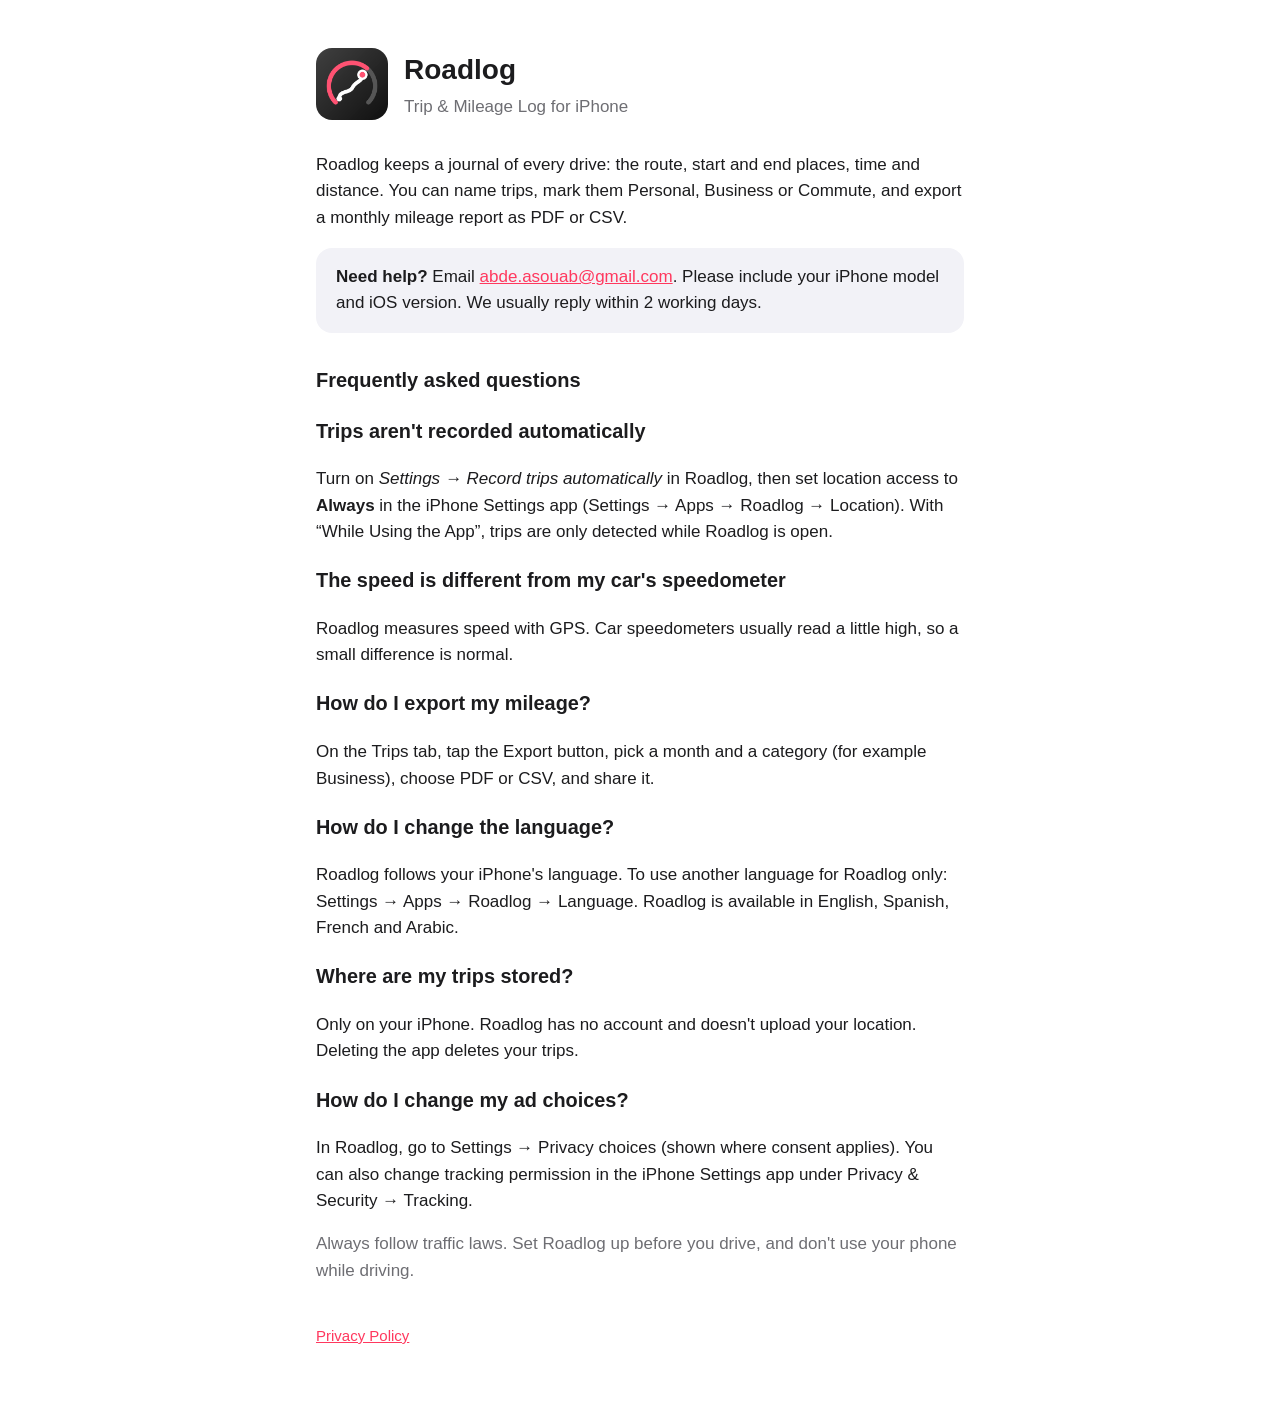
<file: index.html>
<!doctype html>
<html lang="en">
<head>
  <meta charset="utf-8">
  <meta name="viewport" content="width=device-width, initial-scale=1">
  <title>Roadlog Support</title>
  <meta name="description" content="Help and contact for Roadlog: Trip & Mileage Log for iPhone.">
  <link rel="stylesheet" href="style.css">
</head>
<body>
<main>
  <header>
    <img src="icon.png" alt="Roadlog app icon">
    <div>
      <h1>Roadlog</h1>
      <p>Trip &amp; Mileage Log for iPhone</p>
    </div>
  </header>

  <p>Roadlog keeps a journal of every drive: the route, start and end places, time and distance. You can name trips, mark them Personal, Business or Commute, and export a monthly mileage report as PDF or CSV.</p>

  <div class="card">
    <strong>Need help?</strong> Email <a href="mailto:abde.asouab@gmail.com?subject=Roadlog%20support">abde.asouab@gmail.com</a>. Please include your iPhone model and iOS version. We usually reply within 2 working days.
  </div>

  <h2>Frequently asked questions</h2>

  <h3>Trips aren't recorded automatically</h3>
  <p>Turn on <em>Settings → Record trips automatically</em> in Roadlog, then set location access to <strong>Always</strong> in the iPhone Settings app (Settings → Apps → Roadlog → Location). With “While Using the App”, trips are only detected while Roadlog is open.</p>

  <h3>The speed is different from my car's speedometer</h3>
  <p>Roadlog measures speed with GPS. Car speedometers usually read a little high, so a small difference is normal.</p>

  <h3>How do I export my mileage?</h3>
  <p>On the Trips tab, tap the Export button, pick a month and a category (for example Business), choose PDF or CSV, and share it.</p>

  <h3>How do I change the language?</h3>
  <p>Roadlog follows your iPhone's language. To use another language for Roadlog only: Settings → Apps → Roadlog → Language. Roadlog is available in English, Spanish, French and Arabic.</p>

  <h3>Where are my trips stored?</h3>
  <p>Only on your iPhone. Roadlog has no account and doesn't upload your location. Deleting the app deletes your trips.</p>

  <h3>How do I change my ad choices?</h3>
  <p>In Roadlog, go to Settings → Privacy choices (shown where consent applies). You can also change tracking permission in the iPhone Settings app under Privacy &amp; Security → Tracking.</p>

  <p class="muted">Always follow traffic laws. Set Roadlog up before you drive, and don't use your phone while driving.</p>

  <nav>
    <a href="privacy.html">Privacy Policy</a>
  </nav>
</main>
</body>
</html>
</file>
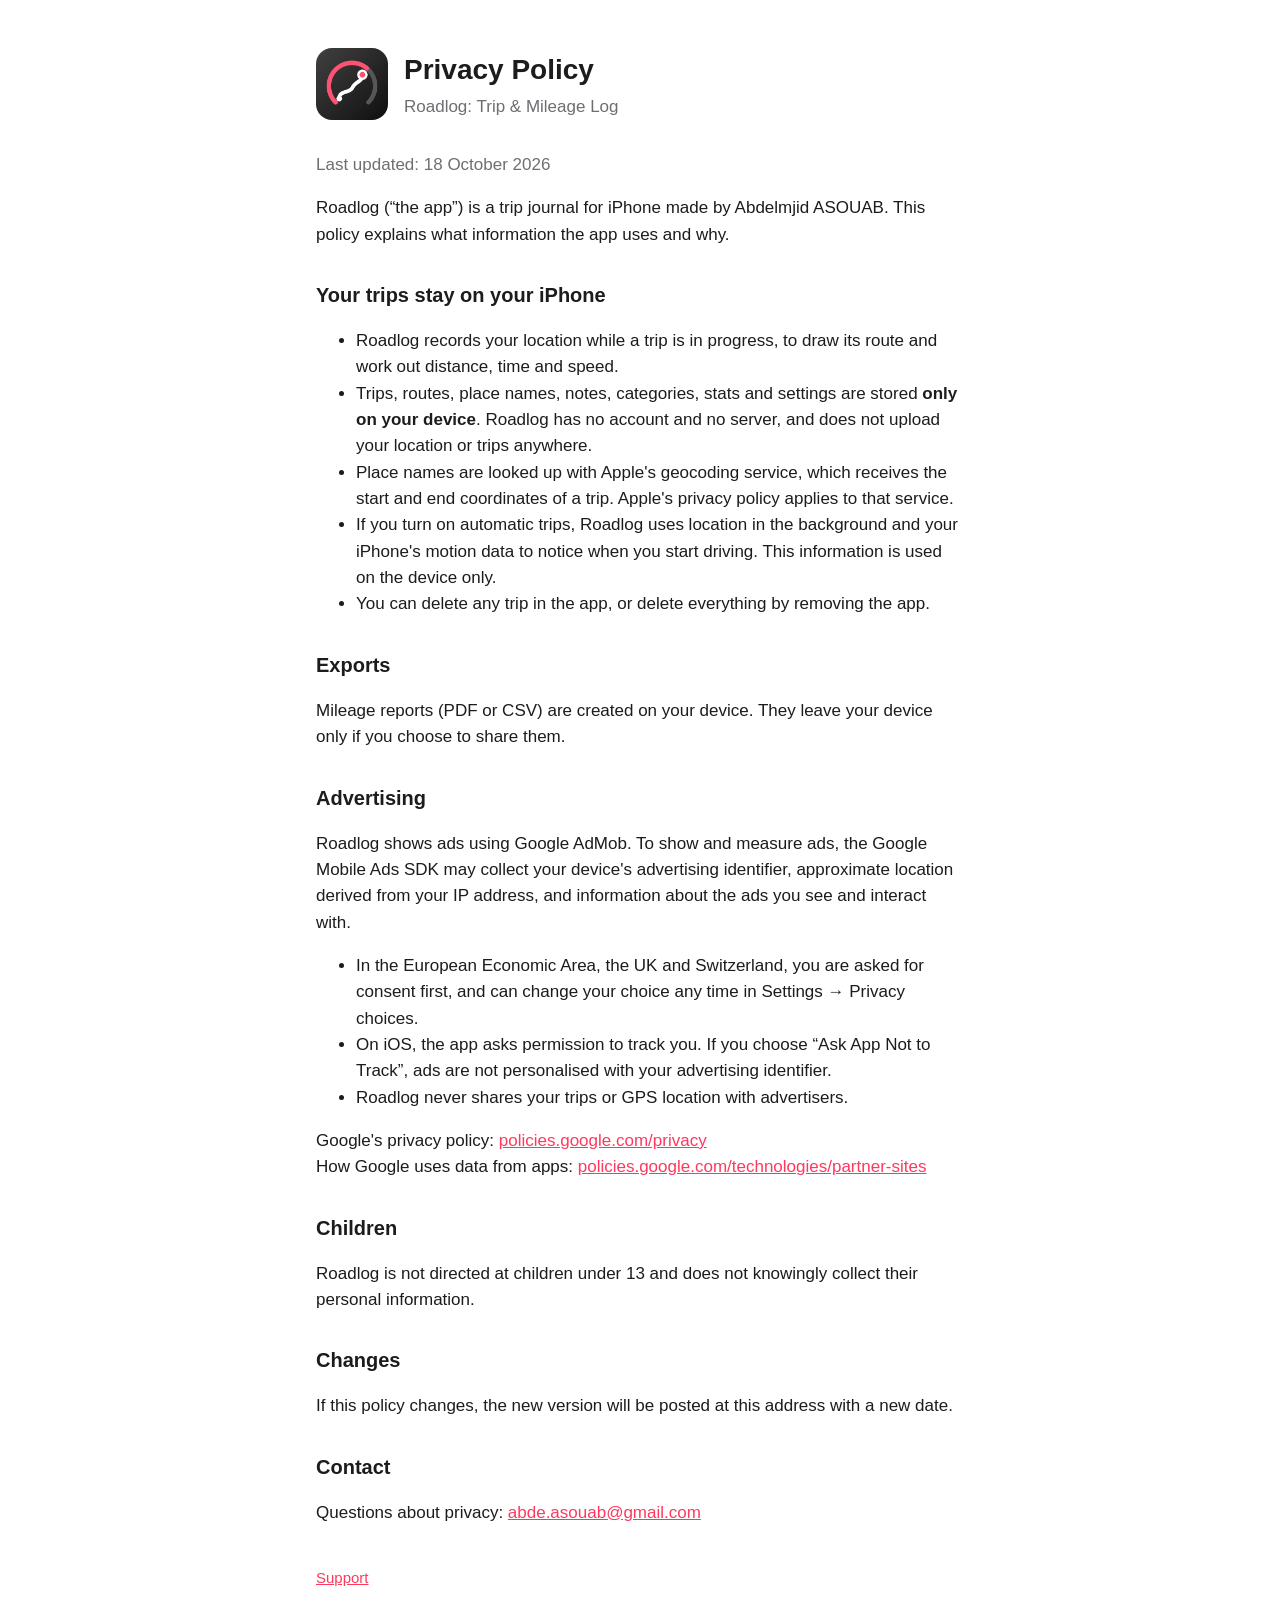
<file: privacy.html>
<!doctype html>
<html lang="en">
<head>
  <meta charset="utf-8">
  <meta name="viewport" content="width=device-width, initial-scale=1">
  <title>Roadlog Privacy Policy</title>
  <meta name="description" content="How Roadlog: Trip & Mileage Log handles your information.">
  <link rel="stylesheet" href="style.css">
</head>
<body>
<main>
  <header>
    <img src="icon.png" alt="Roadlog app icon">
    <div>
      <h1>Privacy Policy</h1>
      <p>Roadlog: Trip &amp; Mileage Log</p>
    </div>
  </header>

  <p class="muted">Last updated: 18 October 2026</p>

  <p>Roadlog (“the app”) is a trip journal for iPhone made by Abdelmjid ASOUAB. This policy explains what information the app uses and why.</p>

  <h2>Your trips stay on your iPhone</h2>
  <ul>
    <li>Roadlog records your location while a trip is in progress, to draw its route and work out distance, time and speed.</li>
    <li>Trips, routes, place names, notes, categories, stats and settings are stored <strong>only on your device</strong>. Roadlog has no account and no server, and does not upload your location or trips anywhere.</li>
    <li>Place names are looked up with Apple's geocoding service, which receives the start and end coordinates of a trip. Apple's privacy policy applies to that service.</li>
    <li>If you turn on automatic trips, Roadlog uses location in the background and your iPhone's motion data to notice when you start driving. This information is used on the device only.</li>
    <li>You can delete any trip in the app, or delete everything by removing the app.</li>
  </ul>

  <h2>Exports</h2>
  <p>Mileage reports (PDF or CSV) are created on your device. They leave your device only if you choose to share them.</p>

  <h2>Advertising</h2>
  <p>Roadlog shows ads using Google AdMob. To show and measure ads, the Google Mobile Ads SDK may collect your device's advertising identifier, approximate location derived from your IP address, and information about the ads you see and interact with.</p>
  <ul>
    <li>In the European Economic Area, the UK and Switzerland, you are asked for consent first, and can change your choice any time in Settings → Privacy choices.</li>
    <li>On iOS, the app asks permission to track you. If you choose “Ask App Not to Track”, ads are not personalised with your advertising identifier.</li>
    <li>Roadlog never shares your trips or GPS location with advertisers.</li>
  </ul>
  <p>Google's privacy policy: <a href="https://policies.google.com/privacy">policies.google.com/privacy</a><br>
  How Google uses data from apps: <a href="https://policies.google.com/technologies/partner-sites">policies.google.com/technologies/partner-sites</a></p>

  <h2>Children</h2>
  <p>Roadlog is not directed at children under 13 and does not knowingly collect their personal information.</p>

  <h2>Changes</h2>
  <p>If this policy changes, the new version will be posted at this address with a new date.</p>

  <h2>Contact</h2>
  <p>Questions about privacy: <a href="mailto:abde.asouab@gmail.com">abde.asouab@gmail.com</a></p>

  <nav>
    <a href="./">Support</a>
  </nav>
</main>
</body>
</html>
</file>
<file: style.css>
:root {
  --bg: #ffffff;
  --text: #1c1c1e;
  --muted: #6e6e73;
  --card: #f2f2f7;
  --accent: #ff385e;
}
@media (prefers-color-scheme: dark) {
  :root { --bg: #000000; --text: #f5f5f7; --muted: #a1a1a6; --card: #1c1c1e; }
}
* { box-sizing: border-box; }
body {
  margin: 0;
  background: var(--bg);
  color: var(--text);
  font: 17px/1.55 -apple-system, BlinkMacSystemFont, "Segoe UI", Roboto, sans-serif;
}
main { max-width: 680px; margin: 0 auto; padding: 48px 16px 64px; }
header { display: flex; align-items: center; gap: 16px; margin-bottom: 32px; }
header img { width: 72px; height: 72px; border-radius: 16px; }
header h1 { margin: 0; font-size: 28px; }
header p { margin: 2px 0 0; color: var(--muted); }
h2 { font-size: 20px; margin: 32px 0 8px; }
p, li { color: var(--text); }
.muted { color: var(--muted); }
.card { background: var(--card); border-radius: 16px; padding: 16px 20px; margin: 16px 0; }
a { color: var(--accent); }
nav { margin-top: 40px; font-size: 15px; }
nav a { margin-right: 16px; }
</file>
